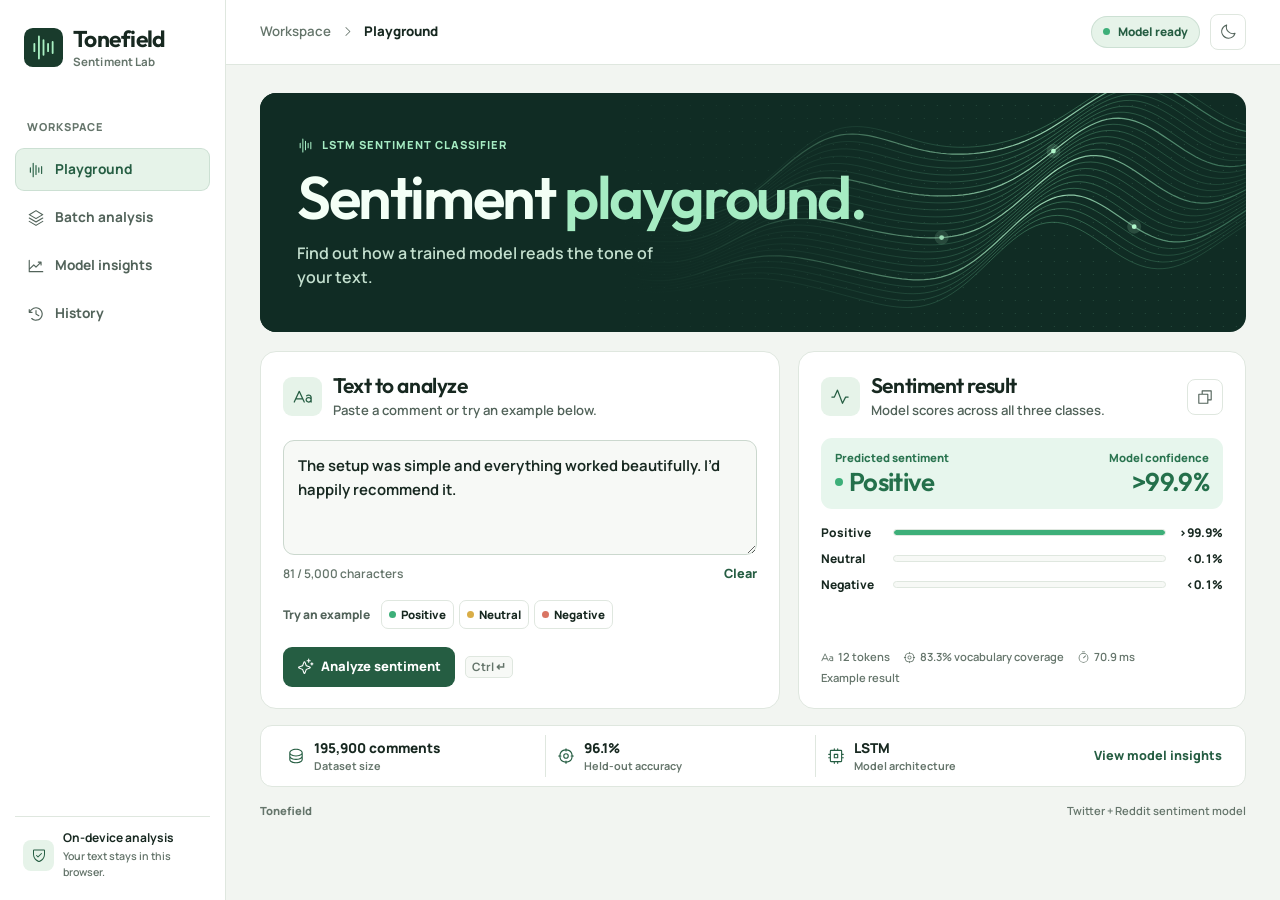
<file: docs/index.html>
<!doctype html>
<html lang="en">
<head>
  <meta charset="utf-8">
  <meta name="viewport" content="width=device-width, initial-scale=1">
  <meta name="description" content="Explore a real sentiment model trained on Twitter and Reddit. Analyze individual comments, import a batch, or inspect model performance.">
  <meta name="theme-color" content="#f3f5f1">
  <title>Tonefield — Sentiment Lab</title>
  <link rel="icon" href="./assets/mark.svg" type="image/svg+xml">
  <link rel="preload" href="./assets/manrope.woff2" as="font" type="font/woff2" crossorigin>
  <link rel="stylesheet" href="./styles.css">
  <script src="./app.mjs?v=lstm-rollback" type="module"></script>
</head>
<body>
<a class="skip-link" href="#main">Skip to workspace</a>
<aside class="sidebar">
  <a class="brand" href="#playground" aria-label="Tonefield playground">
    <img class="brand-mark" src="./assets/mark.svg" width="39" height="39" alt="">
    <span>Tonefield<small>Sentiment Lab</small></span>
  </a>
  <nav class="navigation" aria-label="Workspace">
    <p class="nav-heading">WORKSPACE</p>
    <a href="#playground" data-nav="playground" aria-current="page"><svg aria-hidden="true"><use href="./assets/icons.svg#waveform"></use></svg><span>Playground</span></a>
    <a href="#batch" data-nav="batch"><svg aria-hidden="true"><use href="./assets/icons.svg#stack"></use></svg><span>Batch analysis</span></a>
    <a href="#performance" data-nav="performance"><svg aria-hidden="true"><use href="./assets/icons.svg#chart-line-up"></use></svg><span>Model insights</span></a>
    <a href="#history" data-nav="history"><svg aria-hidden="true"><use href="./assets/icons.svg#clock-counter-clockwise"></use></svg><span>History</span><span class="nav-count" id="history-count" hidden></span></a>
  </nav>
  <div class="sidebar-footer">
    <div class="local-icon"><svg aria-hidden="true"><use href="./assets/icons.svg#shield-check"></use></svg></div>
    <div><strong>On-device analysis</strong><small>Your text stays in this browser.</small></div>
  </div>
</aside>
<div class="workspace">
  <header class="topbar">
    <div class="breadcrumb"><span>Workspace</span><svg aria-hidden="true"><use href="./assets/icons.svg#caret-right"></use></svg><strong id="breadcrumb-page">Playground</strong></div>
    <div class="topbar-actions">
      <button type="button" class="model-status" id="model-status" data-state="loading" aria-live="polite" disabled><i></i><span>Loading model</span></button>
      <button type="button" class="icon-button theme-toggle" id="theme-toggle" aria-label="Switch to dark theme" title="Switch to dark theme"><svg aria-hidden="true"><use href="./assets/icons.svg#moon"></use></svg></button>
    </div>
  </header>
  <main id="main" tabindex="-1">
    <section data-view="playground" aria-labelledby="playground-title">
      <header class="hero">
        <canvas id="field" aria-hidden="true"></canvas>
        <div class="hero-copy">
          <div class="hero-label"><svg aria-hidden="true"><use href="./assets/icons.svg#waveform"></use></svg>LSTM SENTIMENT CLASSIFIER</div>
          <h1 id="playground-title">Sentiment <span>playground.</span></h1>
          <p>Find out how a trained model reads the tone of your text.</p>
        </div>
      </header>

      <div class="analysis-grid">
        <form class="panel editor" id="single-form">
          <div class="panel-heading">
            <div class="heading-icon"><svg aria-hidden="true"><use href="./assets/icons.svg#text-aa"></use></svg></div>
            <div><h2><label for="single-text">Text to analyze</label></h2><p>Paste a comment or try an example below.</p></div>
          </div>
          <textarea id="single-text" maxlength="5000" spellcheck="false" placeholder="Enter a comment, review, or social post…" aria-describedby="text-count single-error"></textarea>
          <div class="editor-meta"><span id="text-count">0 / 5,000 characters</span><button class="text-button" id="clear-single" type="button">Clear</button></div>
          <div class="examples" aria-label="Example comments">
            <span>Try an example</span>
            <div class="example-buttons">
              <button type="button" class="example positive" data-example="positive"><i></i>Positive</button>
              <button type="button" class="example neutral" data-example="neutral"><i></i>Neutral</button>
              <button type="button" class="example negative" data-example="negative"><i></i>Negative</button>
            </div>
          </div>
          <p class="error" id="single-error" role="alert" hidden></p>
          <div class="action-row">
            <button class="button primary" id="analyze" type="submit" disabled><svg aria-hidden="true"><use href="./assets/icons.svg#sparkle"></use></svg><span>Analyze sentiment</span></button>
            <kbd id="shortcut" title="Keyboard shortcut">Ctrl ↵</kbd>
          </div>
        </form>

        <section class="panel output" aria-labelledby="output-title">
          <div class="panel-heading">
            <div class="heading-icon"><svg aria-hidden="true"><use href="./assets/icons.svg#activity"></use></svg></div>
            <div><h2 id="output-title">Sentiment result</h2><p>Model scores across all three classes.</p></div>
            <button class="icon-button copy-result" id="copy-result" type="button" aria-label="Copy result" title="Copy result" disabled><svg aria-hidden="true"><use href="./assets/icons.svg#copy"></use></svg></button>
          </div>
          <div id="single-result" aria-live="polite" aria-atomic="true">
            <div class="output-empty"><svg aria-hidden="true"><use href="./assets/icons.svg#waveform"></use></svg><p>Loading the trained model…</p></div>
          </div>
        </section>
      </div>

      <div class="model-strip" aria-label="Model at a glance">
        <div><svg aria-hidden="true"><use href="./assets/icons.svg#database"></use></svg><span><strong id="strip-count">Twitter + Reddit</strong><small>Dataset size</small></span></div>
        <div><svg aria-hidden="true"><use href="./assets/icons.svg#crosshair"></use></svg><span><strong id="strip-accuracy">—</strong><small>Held-out accuracy</small></span></div>
        <div><svg aria-hidden="true"><use href="./assets/icons.svg#cpu"></use></svg><span><strong>LSTM</strong><small>Model architecture</small></span></div>
        <a class="text-button insights-link" href="#performance">View model insights</a>
      </div>
    </section>

    <section data-view="batch" aria-labelledby="batch-title" hidden>
      <header class="view-heading"><h1 id="batch-title">Batch analysis</h1><p>Score up to 250 comments at once and export the predictions.</p></header>
      <form class="panel batch-editor" id="batch-form">
        <div class="panel-heading"><div class="heading-icon"><svg aria-hidden="true"><use href="./assets/icons.svg#stack"></use></svg></div><div><h2><label for="batch-text">Comments</label></h2><p>Paste one comment per line or import a CSV or TXT file.</p></div></div>
        <div class="batch-grid">
          <div><textarea id="batch-text" spellcheck="false" aria-describedby="batch-preview-note" maxlength="300000" placeholder="Paste comments, one on each line…"></textarea><div class="editor-meta"><span id="batch-count">0 comments</span><button type="button" class="text-button" id="batch-example">Load example batch</button></div><p class="detail-note" id="batch-preview-note" hidden>CSV preview. Clear the input to paste your own text.</p></div>
          <div class="import-column">
            <label class="upload" id="upload-label">
              <input type="file" id="batch-file" accept=".csv,.txt,text/csv,text/plain">
              <svg aria-hidden="true"><use href="./assets/icons.svg#upload-simple"></use></svg>
              <strong id="file-label">Choose a file or drop it here</strong><small>CSV or TXT · up to 1 MB</small>
            </label>
            <label class="column-picker" id="column-picker" hidden>Text column<select id="csv-column"></select></label>
          </div>
        </div>
        <p class="error" id="batch-error" role="alert" hidden></p>
        <div class="action-row">
          <button class="button primary" type="submit" id="analyze-batch" disabled><svg aria-hidden="true"><use href="./assets/icons.svg#sparkle"></use></svg><span>Analyze batch</span></button>
          <button class="button secondary" type="button" id="clear-batch">Clear input</button>
          <span class="batch-progress" id="batch-progress" role="status"></span>
        </div>
      </form>
      <section class="panel table-panel" id="batch-results" aria-labelledby="batch-results-title">
        <div class="section-toolbar"><div><h2 id="batch-results-title">Batch results</h2><p id="batch-summary" aria-live="polite">Your predictions will appear here.</p></div><div class="toolbar-actions" id="batch-actions" hidden><label class="sr-only" for="batch-filter">Filter batch by sentiment</label><select id="batch-filter"><option value="">All sentiments</option><option>Positive</option><option>Neutral</option><option>Negative</option></select><button class="button secondary" type="button" id="export-batch"><svg aria-hidden="true"><use href="./assets/icons.svg#download-simple"></use></svg>Export CSV</button></div></div>
        <div class="distribution" id="batch-distribution" hidden></div>
        <div id="batch-table"></div>
      </section>
    </section>

    <section data-view="performance" aria-labelledby="performance-title" hidden>
      <header class="view-heading"><h1 id="performance-title">Model insights</h1><p>See how the LSTM learned and where its predictions miss.</p></header>
      <p id="metrics-status" class="panel standalone" role="status">Loading evaluation data…</p>
      <div id="metrics-content" hidden></div>
    </section>

    <section data-view="history" aria-labelledby="history-title" hidden>
      <header class="view-heading"><h1 id="history-title">Analysis history</h1><p>Revisit the single-text predictions saved in this browser.</p></header>
      <section class="panel table-panel" aria-labelledby="recent-title">
        <div class="section-toolbar"><div><h2 id="recent-title">Recent predictions</h2><p id="history-summary" aria-live="polite"></p></div><div class="toolbar-actions" id="history-actions" hidden><button class="button secondary" id="export-history" type="button"><svg aria-hidden="true"><use href="./assets/icons.svg#download-simple"></use></svg>Export CSV</button><button class="button subtle" id="confirm-clear" type="button">Clear history</button></div></div>
        <div class="history-filters" id="history-filters" hidden><label for="history-search" class="sr-only">Search history</label><input id="history-search" type="search" placeholder="Search analyzed text"><label class="sr-only" for="history-filter">Filter history by sentiment</label><select id="history-filter"><option value="">All sentiments</option><option>Positive</option><option>Neutral</option><option>Negative</option></select></div>
        <div id="history-table"></div>
      </section>
      <div class="history-setting"><label><input type="checkbox" id="history-enabled" checked> Save predictions in this browser</label><span>Up to 100 analyses.</span></div>
    </section>

    <footer class="page-footer"><span>Tonefield</span><span>Twitter + Reddit sentiment model</span></footer>
  </main>
</div>
<dialog id="clear-dialog">
  <form method="dialog">
    <h2>Clear analysis history?</h2>
    <p>This will delete all saved predictions from this browser.</p>
    <div class="action-row"><button class="button secondary" value="cancel" autofocus>Cancel</button><button class="button danger" value="clear">Clear history</button></div>
  </form>
</dialog>
<div class="toast" id="toast" role="status" hidden></div>
</body>
</html>
</file>
<file: docs/styles.css>
@font-face{font-family:Manrope;src:url("./assets/manrope.woff2") format("woff2");font-style:normal;font-weight:200 800;font-display:swap}
@font-face{font-family:Outfit;src:url("./assets/outfit.woff2") format("woff2");font-style:normal;font-weight:100 900;font-display:swap}

:root{
  color-scheme:light;
  --bg:#f2f5f1;--surface:#fff;--surface-alt:#f7f9f6;--ink:#172820;--muted:#52635a;--faint:#65756b;
  --line:#dfe7df;--line-strong:#cbd8ce;--accent:#255d42;--accent-hover:#184931;--accent-soft:#e6f3e9;--accent-on:#fff;
  --positive:#24704b;--pos-fill:#3daf79;--pos-soft:#e7f6ed;
  --negative:#9b4137;--neg-fill:#d97563;--neg-soft:#fbece8;
  --neutral:#755612;--neu-fill:#d9ad47;--neu-soft:#fbf3dd;
  --hero:#102c24;--hero-ink:#f3fff6;--hero-highlight:#a6ecc3;--hero-muted:#c3dfce;
  --sidebar:226px;--space:34px;--radius:16px;--field-radius:11px;
  font:600 16px/1.5 Manrope,system-ui,sans-serif;
}
:root[data-theme=dark]{
  color-scheme:dark;
  --bg:#121c17;--surface:#19251e;--surface-alt:#1e2d24;--ink:#eaf6ed;--muted:#b3c7b8;--faint:#9cb3a3;
  --line:#314439;--line-strong:#486050;--accent:#9ae5b9;--accent-hover:#b9f4ce;--accent-soft:#284436;--accent-on:#142c20;
  --positive:#a3e6bd;--pos-fill:#65c990;--pos-soft:#274635;--negative:#ffb1a0;--neg-fill:#e48374;--neg-soft:#4b302d;--neutral:#efcf83;--neu-fill:#dfb85c;--neu-soft:#43391f;
  --hero:#132f26;--hero-ink:#f3fff6;--hero-muted:#bbdbca;
}
*{box-sizing:border-box}
html{min-width:0}
body{margin:0;background:var(--bg);color:var(--ink)}
[hidden]{display:none!important}
button,input,textarea,select{font:inherit}
button{cursor:pointer}
button:disabled{cursor:default}
a{color:inherit;text-decoration:none}
svg{width:20px;height:20px;display:block;flex:none;fill:currentColor}
button,a,select,input,textarea{ -webkit-tap-highlight-color:transparent }
:focus-visible{outline:2px solid var(--accent);outline-offset:3px}
h1,h2,h3,p{margin:0}
h1,h2,h3{font-family:Outfit,Manrope,system-ui,sans-serif}
h1{font-weight:590;line-height:1;letter-spacing:-.04em}
h2{font-size:1.315rem;line-height:1.2;font-weight:610;letter-spacing:-.021em}
h3{font-size:1.03rem;font-weight:620}
::selection{background:var(--accent-soft);color:var(--ink)}
.sr-only,.skip-link:not(:focus){position:absolute;clip-path:inset(50%);width:1px;height:1px;overflow:hidden;white-space:nowrap}
.skip-link:focus{position:fixed;top:9px;left:9px;z-index:5;padding:12px;background:var(--surface);border-radius:8px}

.sidebar{position:fixed;inset:0 auto 0 0;width:var(--sidebar);background:var(--surface);border-right:1px solid var(--line);display:flex;flex-direction:column;padding:25px 15px 18px;z-index:2}
.brand{display:flex;align-items:center;gap:10px;width:max-content;margin:2px 0 0 9px;font-family:Outfit,system-ui,sans-serif;font-size:1.43rem;font-weight:655;line-height:1.05;letter-spacing:-.025em}
.brand-mark{display:block}
.brand small{display:block;margin-top:5px;font:700 .72rem/1.1 Manrope,system-ui,sans-serif;color:var(--faint);letter-spacing:.01em}
.navigation{display:grid;gap:5px;margin-top:50px}
.nav-heading{color:var(--faint);font-size:.685rem;font-weight:800;letter-spacing:.095em;margin:0 0 8px 12px}
.navigation a{display:flex;align-items:center;gap:10px;color:var(--muted);padding:10px 11px;min-height:43px;border:1px solid transparent;border-radius:9px;font-size:.855rem;white-space:nowrap;font-weight:730;transition:background .16s,color .16s}
.navigation a:hover{background:var(--surface-alt);color:var(--ink)}
.navigation a[aria-current]{background:var(--accent-soft);color:var(--accent);border-color:color-mix(in srgb,var(--accent) 13%,transparent)}
.navigation a svg{width:18px;height:18px}
.nav-count{margin-left:auto;font-size:.7rem}
.sidebar-footer{margin-top:auto;padding:12px 4px 1px 8px;display:flex;align-items:center;gap:9px;border-top:1px solid var(--line)}
.local-icon{display:grid;place-items:center;width:31px;height:31px;background:var(--accent-soft);color:var(--accent);border-radius:8px;flex:none}
.local-icon svg{width:16px;height:16px}
.sidebar-footer strong,.sidebar-footer small{display:block}
.sidebar-footer strong{font-size:.75rem}
.sidebar-footer small{font-size:.665rem;color:var(--faint);margin-top:2px}

.workspace{margin-left:var(--sidebar);min-height:100vh}
.topbar{height:65px;padding:0 var(--space);background:var(--surface);border-bottom:1px solid var(--line);display:flex;justify-content:space-between;align-items:center;gap:10px}
.breadcrumb,.topbar-actions{display:flex;align-items:center;gap:10px}
.breadcrumb{font-size:.83rem;color:var(--faint)}
.breadcrumb strong{color:var(--ink);font-weight:800}
.breadcrumb svg{width:13px;height:13px}
.model-status{display:flex;align-items:center;gap:8px;background:var(--surface-alt);color:var(--muted);border:1px solid var(--line);border-radius:40px;padding:6px 11px;font-size:.74rem;white-space:nowrap;font-weight:800}
.model-status i,.example i{width:7px;height:7px;display:block;border-radius:50%;background:var(--neu-fill);flex:none}
.model-status[data-state=ready]{color:var(--accent);background:var(--accent-soft);border-color:color-mix(in srgb,var(--accent) 13%,transparent)}
.model-status[data-state=ready] i{background:var(--pos-fill)}
.model-status[data-state=error]{color:var(--negative);background:var(--neg-soft)}
.model-status[data-state=error] i{background:var(--neg-fill)}
.icon-button{display:grid;place-items:center;width:36px;height:36px;border:1px solid var(--line);border-radius:8px;background:var(--surface);color:var(--muted);transition:background .16s,border-color .16s,color .16s;flex:none}
.icon-button:hover:not(:disabled){background:var(--accent-soft);border-color:var(--line-strong);color:var(--accent)}
.icon-button:disabled{opacity:.45}
.icon-button svg{width:18px;height:18px}
main{max-width:1430px;margin:0 auto;padding:28px var(--space) 0;outline:none}

.hero{position:relative;min-height:239px;display:flex;align-items:center;isolation:isolate;overflow:hidden;background:var(--hero);border-radius:var(--radius);color:var(--hero-ink)}
.hero canvas{position:absolute;inset:0;width:100%;height:100%;z-index:-2}
.hero::after{content:"";position:absolute;inset:0;z-index:-1;pointer-events:none;background:linear-gradient(90deg,var(--hero) 9%,color-mix(in srgb,var(--hero) 96%,transparent) 27%,transparent 76%)}
.hero-copy{padding:32px 37px;max-width:655px}
.hero-label{display:flex;align-items:center;gap:8px;color:var(--hero-highlight);font-size:.695rem;font-weight:800;letter-spacing:.09em;margin-bottom:13px}
.hero-label svg{width:17px;height:17px}
.hero h1{font-size:3.75rem}
.hero h1 span{color:var(--hero-highlight)}
.hero p{font-size:1rem;color:var(--hero-muted);margin-top:14px;max-width:390px}
.analysis-grid{display:grid;grid-template-columns:minmax(0,1.16fr) minmax(0,1fr);gap:18px;margin-top:19px;align-items:stretch}
.panel{background:var(--surface);border:1px solid var(--line);border-radius:var(--radius);min-width:0}
.editor,.output,.batch-editor{padding:21px 22px}
.panel-heading{display:flex;align-items:center;gap:11px;margin-bottom:19px}
.panel-heading p,.section-toolbar p{color:var(--muted);font-size:.82rem;margin-top:3px}
.heading-icon{display:grid;place-items:center;background:var(--accent-soft);color:var(--accent);border-radius:9px;width:39px;height:39px;flex:none}
.heading-icon svg{width:20px;height:20px}
textarea,input[type=search],select{border:1px solid var(--line-strong);border-radius:var(--field-radius);color:var(--ink);background:var(--surface-alt)}
textarea{display:block;width:100%;min-height:115px;padding:13px 14px;resize:vertical;font-size:.93rem;font-weight:650;line-height:1.6}
textarea:focus,input[type=search]:focus,select:focus{outline:2px solid var(--accent);outline-offset:1px}
textarea::placeholder,input::placeholder{color:var(--faint);opacity:1}
.editor-meta{display:flex;align-items:center;justify-content:space-between;gap:8px;margin-top:7px;font-size:.75rem;color:var(--faint)}
.text-button{background:none;border:0;padding:3px 0;color:var(--accent);font-size:.79rem;font-weight:820;text-underline-offset:3px}
.text-button:hover{text-decoration:underline}
.examples{display:flex;align-items:center;gap:11px;flex-wrap:wrap;margin-top:13px;color:var(--muted);font-size:.75rem;font-weight:800}
.example-buttons{display:flex;gap:5px;flex-wrap:wrap}
.example{display:flex;align-items:center;gap:5px;border:1px solid var(--line);border-radius:7px;background:var(--surface);color:var(--ink);font-size:.72rem;font-weight:800;padding:5px 7px;transition:background .16s,border-color .16s}
.example:hover{background:var(--surface-alt);border-color:var(--line-strong)}
.positive{--sentiment:var(--positive);--score-fill:var(--pos-fill);--score-bg:var(--pos-soft)}
.negative{--sentiment:var(--negative);--score-fill:var(--neg-fill);--score-bg:var(--neg-soft)}
.neutral{--sentiment:var(--neutral);--score-fill:var(--neu-fill);--score-bg:var(--neu-soft)}
.example i,.result-badge i,.tag i{background:var(--score-fill)}
.action-row{display:flex;align-items:center;gap:10px;flex-wrap:wrap;margin-top:18px}
.button{display:inline-flex;align-items:center;justify-content:center;gap:7px;border:1px solid transparent;border-radius:9px;padding:9px 13px;min-height:39px;font-weight:820;font-size:.815rem;white-space:nowrap;transition:background .16s,color .16s,border-color .16s}
.button svg{width:17px;height:17px}
.button.primary{color:var(--accent-on);background:var(--accent)}
.button.primary:hover:not(:disabled){background:var(--accent-hover)}
.button:disabled{opacity:.47}
.button.secondary{color:var(--ink);background:var(--surface-alt);border-color:var(--line-strong)}
.button.secondary:hover:not(:disabled){background:var(--accent-soft)}
.button.subtle{color:var(--negative);background:transparent}
.button.subtle:hover{background:var(--neg-soft)}
.button.danger{color:var(--negative);background:var(--neg-soft);border-color:var(--neg-fill)}
kbd{border:1px solid var(--line);border-radius:5px;background:var(--surface-alt);padding:2px 6px;color:var(--faint);font:700 .72rem/1.4 Manrope,sans-serif}
.error{color:var(--negative);font-size:.81rem;background:var(--neg-soft);padding:7px 10px;border-radius:7px;margin-top:12px}

.output{display:flex;flex-direction:column}
.output .panel-heading{margin-bottom:17px}
.copy-result{margin-left:auto}
#single-result{display:flex;flex-direction:column;flex:1}
.output-empty{display:grid;align-content:center;justify-items:center;gap:10px;flex:1;min-height:205px;text-align:center;color:var(--muted);font-size:.87rem;padding:15px;background:var(--surface-alt);border:1px dashed var(--line-strong);border-radius:var(--field-radius)}
.output-empty svg{width:31px;height:31px;color:var(--accent)}
.verdict{display:flex;justify-content:space-between;align-items:center;gap:8px;background:var(--score-bg);border-radius:var(--field-radius);padding:12px 14px;color:var(--sentiment)}
.verdict small{display:block;font-size:.708rem;font-weight:800;opacity:.97}
.verdict strong{display:block;font-family:Outfit,Manrope,sans-serif;font-weight:610;font-size:1.61rem;letter-spacing:-.025em;line-height:1.15}
.verdict .result-badge{display:flex;align-items:center;gap:6px}
.result-badge i,.tag i{display:block;width:8px;height:8px;border-radius:50%;flex:none}
.verdict .score-big{text-align:right}
.scores{margin:15px 0 0;display:grid;gap:8px}
.score-row{display:grid;grid-template-columns:64px minmax(0,1fr) 49px;gap:8px;align-items:center;font-size:.75rem;font-weight:770}
.score-row dd{margin:0}
.score-row .score-number{text-align:right;font-variant-numeric:tabular-nums}
.score-track{height:7px;border-radius:7px;overflow:hidden;background:var(--surface-alt);border:1px solid var(--line)}
.score-track span{height:100%;display:block;background:var(--score-fill);border-radius:inherit;animation:fill .24s ease-out both;transform-origin:left}
.result-meta{display:flex;flex-wrap:wrap;gap:4px 13px;color:var(--faint);font-size:.70rem;margin-top:auto;padding-top:14px}
.result-meta span{display:inline-flex;align-items:center;gap:4px}
.result-meta svg{width:13px;height:13px}
.result-note{font-size:.745rem;color:var(--muted);margin-top:8px}
@keyframes fill{from{transform:scaleX(0)}to{transform:scaleX(1)}}

.model-strip{display:grid;grid-template-columns:1fr 1fr 1fr auto;align-items:center;gap:0;border:1px solid var(--line);border-radius:12px;background:var(--surface);margin-top:16px;padding:9px 15px}
.model-strip>div{display:flex;align-items:center;gap:9px;padding:3px 11px;border-right:1px solid var(--line)}
.model-strip>div:nth-child(3){border-right:0}
.model-strip svg{color:var(--accent);width:18px;height:18px}
.model-strip strong,.model-strip small{display:block}
.model-strip strong{font-size:.85rem;font-weight:850}
.model-strip small{font-size:.68rem;color:var(--faint);font-weight:680}
.insights-link{padding:6px 8px;white-space:nowrap}
.page-footer{display:flex;justify-content:space-between;gap:10px;color:var(--faint);font-size:.70rem;padding:16px 0 18px}
.page-footer span:first-child{font-weight:850}

.view-heading{padding:9px 0 21px}
.view-heading h1{font-size:2.6rem}
.view-heading p{font-size:.97rem;color:var(--muted);margin-top:7px}
.batch-grid{display:grid;grid-template-columns:minmax(0,1.6fr) minmax(0,1fr);gap:16px}
.batch-grid textarea{min-height:161px}
.import-column{min-width:0}
.upload{position:relative;display:grid;place-content:center;justify-items:center;gap:6px;min-height:128px;border:1px dashed var(--line-strong);border-radius:var(--field-radius);background:var(--surface-alt);color:var(--muted);padding:13px;text-align:center;cursor:pointer;transition:background .16s,border-color .16s}
.upload:hover,.upload:focus-within,.upload.dragging{background:var(--accent-soft);border-color:var(--accent)}
.upload input{position:absolute;inset:0;opacity:0;width:100%;height:100%;cursor:pointer}
.upload strong{font-size:.84rem;color:var(--ink);overflow-wrap:anywhere}
.upload small,.batch-progress{font-size:.76rem;color:var(--muted)}
.upload svg{width:22px;height:22px;color:var(--accent)}
.column-picker{display:flex;align-items:center;gap:8px;margin-top:8px;color:var(--muted);font-size:.78rem}
.column-picker select{flex:1;min-width:0}
select{padding:7px 29px 7px 9px;min-height:36px;font-size:.78rem;font-weight:760;appearance:none;background-image:url("./assets/chevron.svg");background-repeat:no-repeat;background-position:right 9px center;background-size:11px}
input[type=search]{min-height:36px;padding:7px 9px;font-size:.82rem}
.table-panel{margin-top:17px;overflow:hidden}
[data-view=history] .table-panel{margin-top:0}
.section-toolbar{padding:17px 20px;display:flex;justify-content:space-between;align-items:center;gap:12px;flex-wrap:wrap}
.toolbar-actions{display:flex;align-items:center;gap:7px;flex-wrap:wrap}
.distribution{display:flex;flex-wrap:wrap;gap:7px;margin:0 20px 16px}
.tag{background:var(--score-bg);color:var(--sentiment);padding:3px 7px;border-radius:6px;display:inline-flex;align-items:center;gap:5px;font-weight:850;font-size:.74rem;white-space:nowrap}
.tag i{width:6px;height:6px}
.table-scroll{overflow:auto;scrollbar-color:var(--line-strong) var(--surface-alt)}
table{width:100%;border-collapse:collapse;min-width:460px;text-align:left;font-size:.82rem}
th{background:var(--surface-alt);color:var(--muted);font-size:.75rem;font-weight:850}
th,td{padding:9px 13px;border-top:1px solid var(--line);vertical-align:middle}
th:first-child,td:first-child{padding-left:20px}
th:last-child,td:last-child{padding-right:20px}
td{overflow-wrap:anywhere}
.number-cell{white-space:nowrap;font-variant-numeric:tabular-nums}
.table-comment{width:62%;white-space:pre-wrap;min-width:150px}
.table-empty{color:var(--muted);background:var(--surface-alt);padding:17px 20px;border-top:1px solid var(--line);font-size:.85rem}
.history-filters{display:flex;gap:8px;padding:0 20px 13px;flex-wrap:wrap}
.history-filters input{min-width:130px;flex:1;max-width:330px}
.history-setting{display:flex;gap:10px;align-items:center;flex-wrap:wrap;color:var(--muted);font-size:.81rem;margin-top:14px}
.history-setting label{display:flex;align-items:center;gap:5px;color:var(--ink)}
input[type=checkbox]{accent-color:var(--accent);width:16px;height:16px}

.standalone{padding:15px 18px;color:var(--muted)}
.metrics-summary{display:grid;grid-template-columns:repeat(4,minmax(0,1fr));background:var(--surface);border:1px solid var(--line);border-radius:var(--radius);margin:0 0 17px}
.metrics-summary>div{padding:14px 17px;border-right:1px solid var(--line)}
.metrics-summary>div:last-child{border:0}
.metrics-summary dt{font-size:.79rem;color:var(--muted)}
.metrics-summary dd{font:630 1.92rem/1.17 Outfit,sans-serif;margin:3px 0;letter-spacing:-.03em;font-variant-numeric:tabular-nums}
.metrics-summary small{font-size:.7rem;color:var(--faint);display:block}
.metrics-grid{display:grid;grid-template-columns:minmax(0,1.22fr) minmax(0,1fr);gap:15px;margin-bottom:15px}
.chart-panel{padding:16px;overflow:hidden}
.chart-panel .section-toolbar{padding:0 0 12px;align-items:start}
.segmented{display:flex;padding:2px;border:1px solid var(--line);border-radius:8px;background:var(--surface-alt)}
.segmented button{border:0;background:none;color:var(--muted);border-radius:6px;padding:4px 7px;font-size:.71rem;font-weight:820}
.segmented button[aria-pressed=true]{background:var(--accent-soft);color:var(--accent)}
.training-chart{display:block;width:100%;height:204px}
.chart-legend{display:flex;gap:13px;flex-wrap:wrap;color:var(--muted);font-size:.78rem;margin-top:8px}
.chart-legend span{display:flex;align-items:center;gap:5px}
.chart-legend i{height:3px;width:15px;background:var(--accent);border-radius:3px}
.chart-legend span:nth-child(2) i{background:var(--neu-fill)}
.chart-details{margin-top:9px;font-size:.77rem;color:var(--muted)}
.chart-details summary{cursor:pointer;font-weight:800;color:var(--accent)}
.chart-details table{margin-top:8px;min-width:312px}
.chart-details td,.chart-details th{padding:4px 7px}
.matrix{display:grid;grid-template-columns:minmax(57px,.83fr) repeat(3,minmax(45px,1fr));gap:4px;align-items:stretch;margin:10px 0 4px;text-align:center}
.matrix>div{display:grid;place-content:center}
.matrix .axis{font-size:.66rem;color:var(--muted);padding:4px 0}
.matrix .matrix-cell{min-height:43px;border-radius:6px;background:color-mix(in srgb,var(--pos-fill) var(--heat),var(--accent-soft));color:#123423;font-size:.81rem;font-variant-numeric:tabular-nums}
[data-theme=dark] .matrix .matrix-cell{color:var(--ink);background:color-mix(in srgb,#246447 var(--heat),var(--accent-soft))}
.chart-caption{font-size:.77rem;color:var(--muted);margin-top:9px}
.source-panel{padding:16px 20px;margin-top:15px}
.source-panel p{color:var(--muted);font-size:.82rem;margin-top:5px}
.source-panel .table-scroll{margin-top:10px}
.source-panel table{min-width:495px}
.source-panel td:first-child,.source-panel th:first-child{padding-left:8px}
.detail-note{margin-top:7px;color:var(--muted);font-size:.77rem}

dialog{width:min(410px,calc(100% - 30px));border:1px solid var(--line-strong);border-radius:var(--radius);padding:20px;color:var(--ink);background:var(--surface)}
dialog::backdrop{background:#05160da6}
dialog p{font-size:.9rem;color:var(--muted);margin-top:6px}
dialog .action-row{justify-content:flex-end}
.toast{position:fixed;bottom:20px;right:20px;z-index:4;max-width:calc(100% - 40px);padding:9px 14px;border:1px solid var(--line-strong);border-radius:9px;background:var(--surface);color:var(--ink);font-size:.83rem;box-shadow:0 4px 20px #15332321}

@media (min-width:1370px){
  :root{--sidebar:235px;--space:39px}
  .hero{min-height:250px}
  .hero-copy{padding-left:43px}
  .editor,.output{padding:23px 25px}
  textarea{min-height:129px}
}
@media (max-width:1080px){
  :root{--sidebar:187px;--space:21px}
  .hero-copy{padding-left:26px}
  .hero h1{font-size:3.18rem}
  .analysis-grid{gap:12px}
  .editor,.output,.batch-editor{padding:16px}
  .metrics-grid{grid-template-columns:1fr}
}
@media (max-width:820px){
  :root{--space:18px}
  .sidebar{position:static;width:auto;padding:11px var(--space) 0;border-right:0;border-bottom:1px solid var(--line);gap:10px}
  .brand{margin:0;font-size:1.2rem}
  .brand-mark{width:33px;height:33px}
  .brand small{margin-top:3px;font-size:.65rem}
  .navigation{margin:0;grid-template-columns:repeat(4,max-content);gap:4px;overflow:auto}
  .navigation a{min-height:37px;padding:6px 8px}
  .navigation a[aria-current]{border-bottom-left-radius:0;border-bottom-right-radius:0}
  .nav-heading,.sidebar-footer{display:none}
  .workspace{margin-left:0;min-height:0}
  .topbar{height:48px;background:var(--bg)}
  main{padding-top:14px}
}
@media (max-width:580px){
  :root{--space:13px}
  .navigation{grid-template-columns:repeat(4,minmax(0,1fr))}
  .navigation a{font-size:.69rem;display:grid;justify-items:center;align-content:center;gap:3px;padding:4px 2px;min-height:44px;text-align:center}
  .navigation a svg{width:16px;height:16px}
  .nav-count{display:none!important}
  .topbar-actions{gap:6px}
  .breadcrumb,.model-status{font-size:.7rem}
  .breadcrumb{gap:4px}
  .theme-toggle{width:32px;height:32px}
  .hero{min-height:213px}
  .hero-copy{padding:24px 18px}
  .hero h1{font-size:2.8rem}
  .hero h1 span{display:block}
  .hero p{font-size:.895rem;max-width:245px;margin-top:10px}
  .hero-label{margin-bottom:9px;font-size:.63rem}
  .hero::after{background:linear-gradient(90deg,var(--hero) 2%,color-mix(in srgb,var(--hero) 85%,transparent) 35%,transparent 100%)}
  .analysis-grid,.batch-grid{grid-template-columns:1fr}
  .analysis-grid{margin-top:12px}
  .model-strip{grid-template-columns:1fr 1fr;padding:5px 9px;gap:5px}
  .model-strip>div{padding-left:5px}
  .model-strip>div:nth-child(2){border-right:0}
  .insights-link{font-size:.73rem;padding-left:5px}
  .page-footer{font-size:.64rem}
  .view-heading{padding-top:5px}
  .view-heading h1{font-size:2.15rem}
  .view-heading p{font-size:.9rem}
  .metrics-summary{grid-template-columns:repeat(2,minmax(0,1fr))}
  .metrics-summary>div{padding:10px 12px}
  .metrics-summary>div:nth-child(2){border-right:0}
  .metrics-summary>div:nth-child(-n+2){border-bottom:1px solid var(--line)}
  .metrics-summary dd{font-size:1.55rem}
  .section-toolbar{padding:14px}
  .chart-panel{padding:13px}
}
@media(prefers-reduced-motion:reduce){*,*::before,*::after{animation:none!important;transition:none!important;scroll-behavior:auto!important}}
.matrix>.matrix-row{display:contents}
.matrix-row>div{display:grid;place-content:center}
</file>
